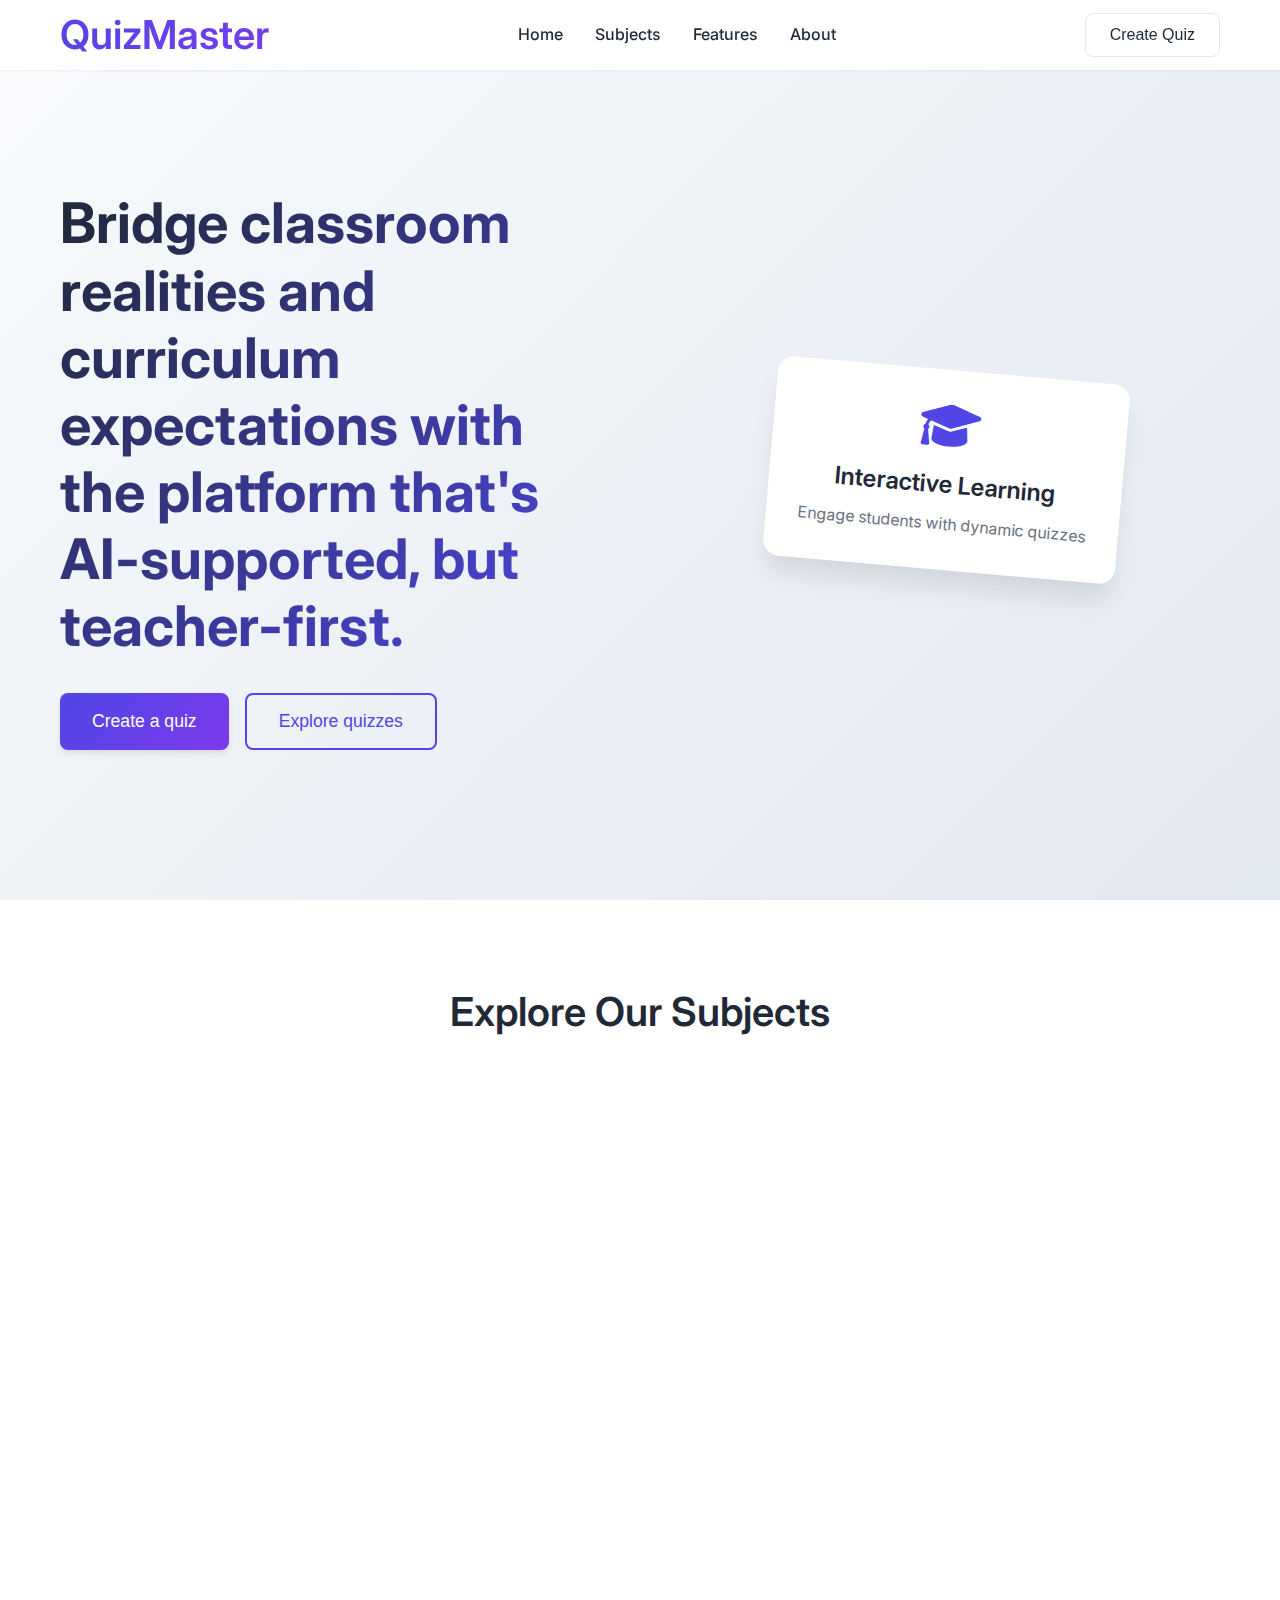
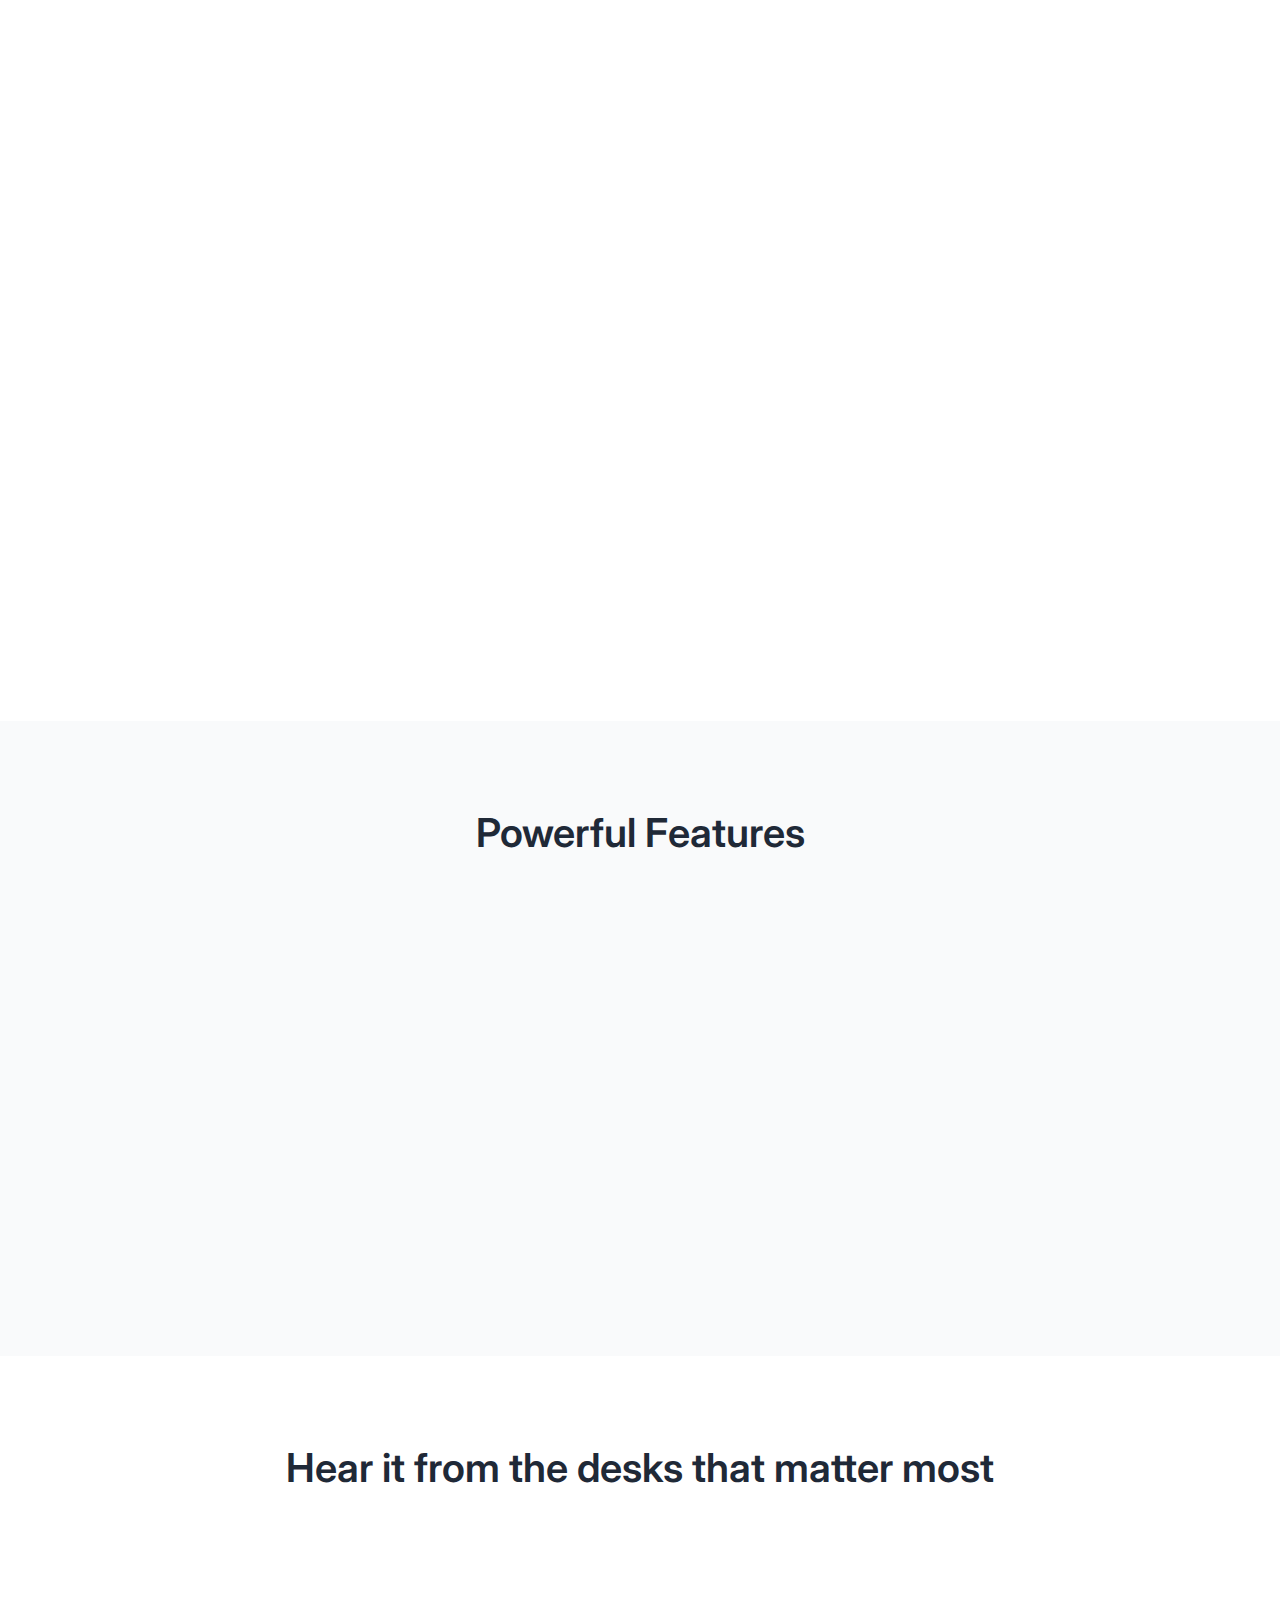
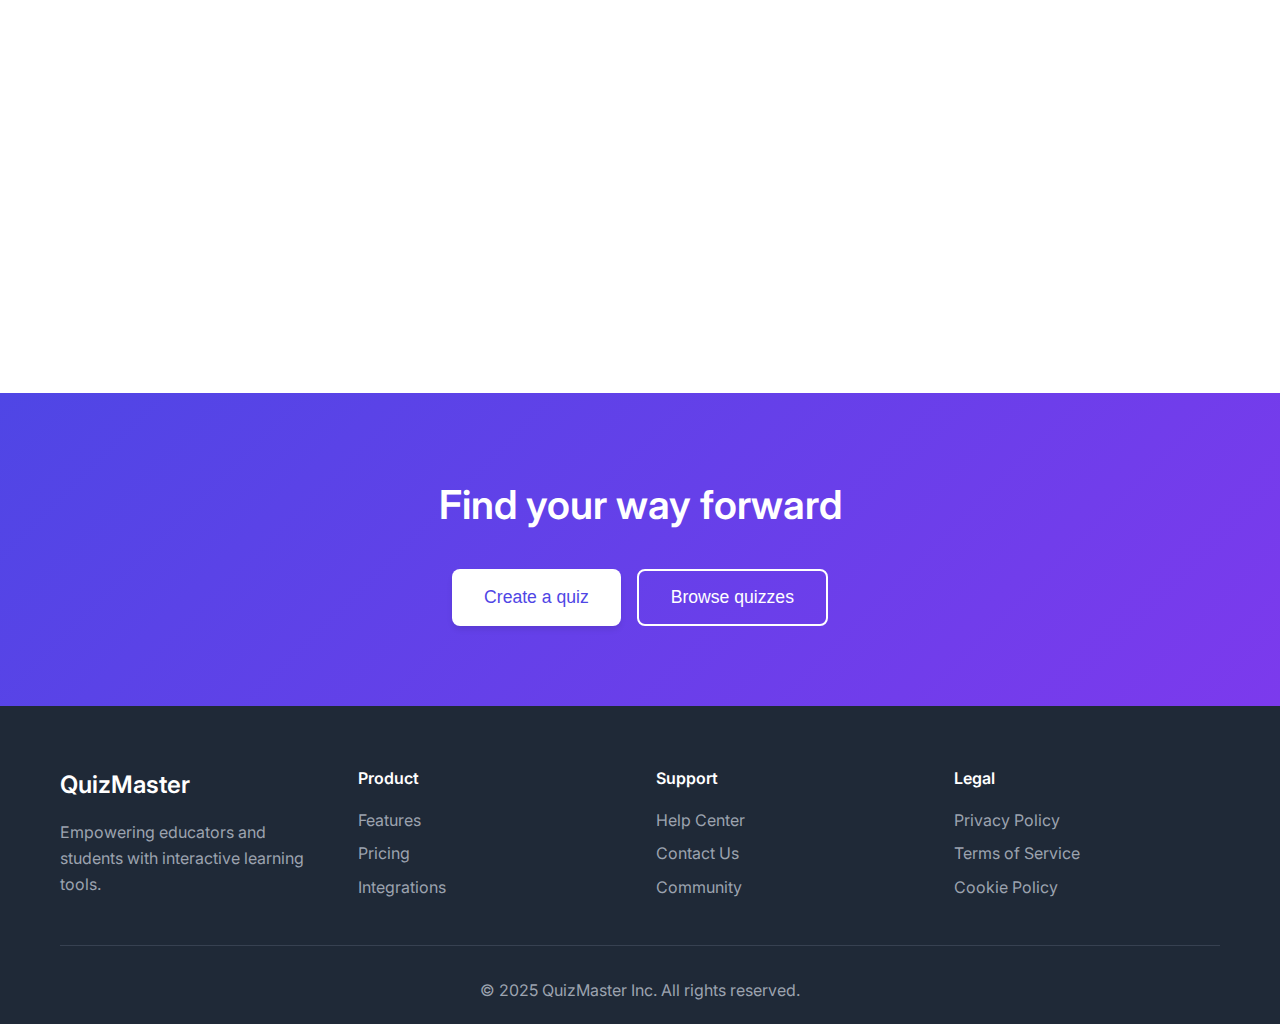
<file: index.html>
<!DOCTYPE html>
<html lang="en">
<head>
    <meta charset="UTF-8">
    <meta name="viewport" content="width=device-width, initial-scale=1.0">
    <title>QuizMaster - Interactive Learning Platform</title>
    <link rel="stylesheet" href="styles.css">
    <link href="https://fonts.googleapis.com/css2?family=Inter:wght@300;400;500;600;700&display=swap" rel="stylesheet">
    <link rel="stylesheet" href="https://cdnjs.cloudflare.com/ajax/libs/font-awesome/6.0.0/css/all.min.css">
</head>
<body>
    <!-- Navigation -->
    <nav class="navbar">
        <div class="nav-container">
            <div class="nav-logo">
                <h2>QuizMaster</h2>
            </div>
            <div class="nav-menu">
                <a href="#home" class="nav-link">Home</a>
                <a href="#subjects" class="nav-link">Subjects</a>
                <a href="#features" class="nav-link">Features</a>
                <a href="#about" class="nav-link">About</a>
            </div>
            <div class="nav-buttons">
                <button class="btn-secondary" onclick="openCreateQuiz()">Create Quiz</button>
            </div>
            <div class="hamburger">
                <span></span>
                <span></span>
                <span></span>
            </div>
        </div>
    </nav>

    <!-- Hero Section -->
    <section id="home" class="hero">
        <div class="hero-container">
            <div class="hero-content">
                <h1>Bridge classroom realities and curriculum expectations with the platform that's AI-supported, but teacher-first.</h1>
                <div class="hero-buttons">
                    <button class="btn-primary large" onclick="openCreateQuiz()">Create a quiz</button>
                    <button class="btn-outline large" onclick="openQuizInterface('math')">Explore quizzes</button>
                </div>
            </div>
            <div class="hero-image">
                <div class="floating-card">
                    <i class="fas fa-graduation-cap"></i>
                    <h3>Interactive Learning</h3>
                    <p>Engage students with dynamic quizzes</p>
                </div>
            </div>
        </div>
    </section>

    <!-- Subjects Section -->
    <section id="subjects" class="subjects">
        <div class="container">
            <h2 class="section-title">Explore Our Subjects</h2>
            <div class="subjects-grid">
                <div class="subject-card" data-subject="math">
                    <div class="subject-icon">
                        <i class="fas fa-calculator"></i>
                    </div>
                    <h3>Math</h3>
                    <p>Build mathematical confidence with every problem solved</p>
                    <ul>
                        <li>Scaffolded presentations and videos</li>
                        <li>Interactive problem-solving tools</li>
                        <li>Flashcards for formulas and math facts</li>
                        <li>Assessments that guide students to mastery</li>
                    </ul>
                    <button class="btn-primary">Start teaching</button>
                </div>

                <div class="subject-card" data-subject="science">
                    <div class="subject-icon">
                        <i class="fas fa-flask"></i>
                    </div>
                    <h3>Science</h3>
                    <p>Spark curiosity and scientific thinking in every lesson</p>
                    <ul>
                        <li>Real-world scientific scenarios</li>
                        <li>Hands-on exploration activities</li>
                        <li>Scientific vocabulary flashcards</li>
                        <li>Visual assessments and lab procedures</li>
                    </ul>
                    <button class="btn-primary">Start teaching</button>
                </div>

                <div class="subject-card" data-subject="english">
                    <div class="subject-icon">
                        <i class="fas fa-book"></i>
                    </div>
                    <h3>English Language Arts</h3>
                    <p>Build confident readers and writers with every ELA resource</p>
                    <ul>
                        <li>Reading passages across genres</li>
                        <li>Interactive writing instruction</li>
                        <li>Vocabulary building flashcards</li>
                        <li>Comprehension and grammar assessments</li>
                    </ul>
                    <button class="btn-primary">Start teaching</button>
                </div>

                <div class="subject-card" data-subject="social-studies">
                    <div class="subject-icon">
                        <i class="fas fa-globe"></i>
                    </div>
                    <h3>Social Studies</h3>
                    <p>Bring history and civic learning to life in every classroom</p>
                    <ul>
                        <li>Standards-aligned presentations</li>
                        <li>Primary source analysis</li>
                        <li>Historical timeline activities</li>
                        <li>Map labeling and sequencing</li>
                    </ul>
                    <button class="btn-primary">Start teaching</button>
                </div>

                <div class="subject-card" data-subject="elementary">
                    <div class="subject-icon">
                        <i class="fas fa-child"></i>
                    </div>
                    <h3>Elementary</h3>
                    <p>Make learning interactive for young students</p>
                    <ul>
                        <li>Age-appropriate videos and presentations</li>
                        <li>Image and audio support</li>
                        <li>Game-based learning elements</li>
                        <li>Whole-class instruction tools</li>
                    </ul>
                    <button class="btn-primary">Start teaching</button>
                </div>

                <div class="subject-card" data-subject="test-prep">
                    <div class="subject-icon">
                        <i class="fas fa-clipboard-check"></i>
                    </div>
                    <h3>Test Prep</h3>
                    <p>Transform test preparation into confident learning</p>
                    <ul>
                        <li>Practice assessments mirroring test formats</li>
                        <li>Targeted skill presentations</li>
                        <li>Test-taking strategy videos</li>
                        <li>Performance insights and analytics</li>
                    </ul>
                    <button class="btn-primary">Start teaching</button>
                </div>
            </div>
        </div>
    </section>

    <!-- Features Section -->
    <section id="features" class="features">
        <div class="container">
            <h2 class="section-title">Powerful Features</h2>
            <div class="features-grid">
                <div class="feature-card">
                    <div class="feature-icon">
                        <i class="fas fa-magic"></i>
                    </div>
                    <h3>AI-Powered Generation</h3>
                    <p>Use AI to differentiate any material so that it's just-right for each student</p>
                </div>

                <div class="feature-card">
                    <div class="feature-icon">
                        <i class="fas fa-chart-line"></i>
                    </div>
                    <h3>Real-time Analytics</h3>
                    <p>Get clear data that celebrates progress and identifies areas for improvement</p>
                </div>

                <div class="feature-card">
                    <div class="feature-icon">
                        <i class="fas fa-users"></i>
                    </div>
                    <h3>Collaborative Learning</h3>
                    <p>Motivate every student with varied experiences across dozens of formats</p>
                </div>

                <div class="feature-card">
                    <div class="feature-icon">
                        <i class="fas fa-universal-access"></i>
                    </div>
                    <h3>Accessibility First</h3>
                    <p>Assign 25+ modifications and accommodations unique to each student</p>
                </div>
            </div>
        </div>
    </section>

    <!-- Testimonials -->
    <section class="testimonials">
        <div class="container">
            <h2 class="section-title">Hear it from the desks that matter most</h2>
            <div class="testimonials-grid">
                <div class="testimonial-card">
                    <div class="testimonial-content">
                        <p>"Our Science Curriculum is awesome, but the tests are painful and not engaging for students, so I use QuizMaster to build new assessments. I'm thankful the tools encourage actual knowledge acquisition rather than punitive grades."</p>
                    </div>
                    <div class="testimonial-author">
                        <div class="author-avatar">
                            <i class="fas fa-user"></i>
                        </div>
                        <div class="author-info">
                            <h4>Janelle Snyder</h4>
                            <p>Middle School Teacher (Idaho)</p>
                        </div>
                    </div>
                </div>

                <div class="testimonial-card">
                    <div class="testimonial-content">
                        <p>"QuizMaster gives my students the opportunity to interact with the content and not just 'watch me teach'. I have actually taught an entire geometry class exclusively using QuizMaster."</p>
                    </div>
                    <div class="testimonial-author">
                        <div class="author-avatar">
                            <i class="fas fa-user"></i>
                        </div>
                        <div class="author-info">
                            <h4>Marcus Sanders</h4>
                            <p>High School Math Teacher (Virginia)</p>
                        </div>
                    </div>
                </div>

                <div class="testimonial-card">
                    <div class="testimonial-content">
                        <p>"QuizMaster allows me to see which students are really struggling with a concept, and I can provide extra intervention immediately. My school has improved pass rates by over 20%!"</p>
                    </div>
                    <div class="testimonial-author">
                        <div class="author-avatar">
                            <i class="fas fa-user"></i>
                        </div>
                        <div class="author-info">
                            <h4>Shaunna Young</h4>
                            <p>Middle School Science Teacher (Virginia)</p>
                        </div>
                    </div>
                </div>
            </div>
        </div>
    </section>

    <!-- CTA Section -->
    <section class="cta">
        <div class="container">
            <div class="cta-content">
                <h2>Find your way forward</h2>
                <div class="cta-buttons">
                    <button class="btn-primary large" onclick="openCreateQuiz()">Create a quiz</button>
                    <button class="btn-outline large" onclick="openQuizInterface('science')">Browse quizzes</button>
                </div>
            </div>
        </div>
    </section>

    <!-- Footer -->
    <footer class="footer">
        <div class="container">
            <div class="footer-content">
                <div class="footer-section">
                    <h3>QuizMaster</h3>
                    <p>Empowering educators and students with interactive learning tools.</p>
                </div>
                <div class="footer-section">
                    <h4>Product</h4>
                    <ul>
                        <li><a href="#">Features</a></li>
                        <li><a href="#">Pricing</a></li>
                        <li><a href="#">Integrations</a></li>
                    </ul>
                </div>
                <div class="footer-section">
                    <h4>Support</h4>
                    <ul>
                        <li><a href="#">Help Center</a></li>
                        <li><a href="#">Contact Us</a></li>
                        <li><a href="#">Community</a></li>
                    </ul>
                </div>
                <div class="footer-section">
                    <h4>Legal</h4>
                    <ul>
                        <li><a href="#">Privacy Policy</a></li>
                        <li><a href="#">Terms of Service</a></li>
                        <li><a href="#">Cookie Policy</a></li>
                    </ul>
                </div>
            </div>
            <div class="footer-bottom">
                <p>&copy; 2025 QuizMaster Inc. All rights reserved.</p>
            </div>
        </div>
    </footer>

    <script src="script.js"></script>
</body>
</html>
</file>
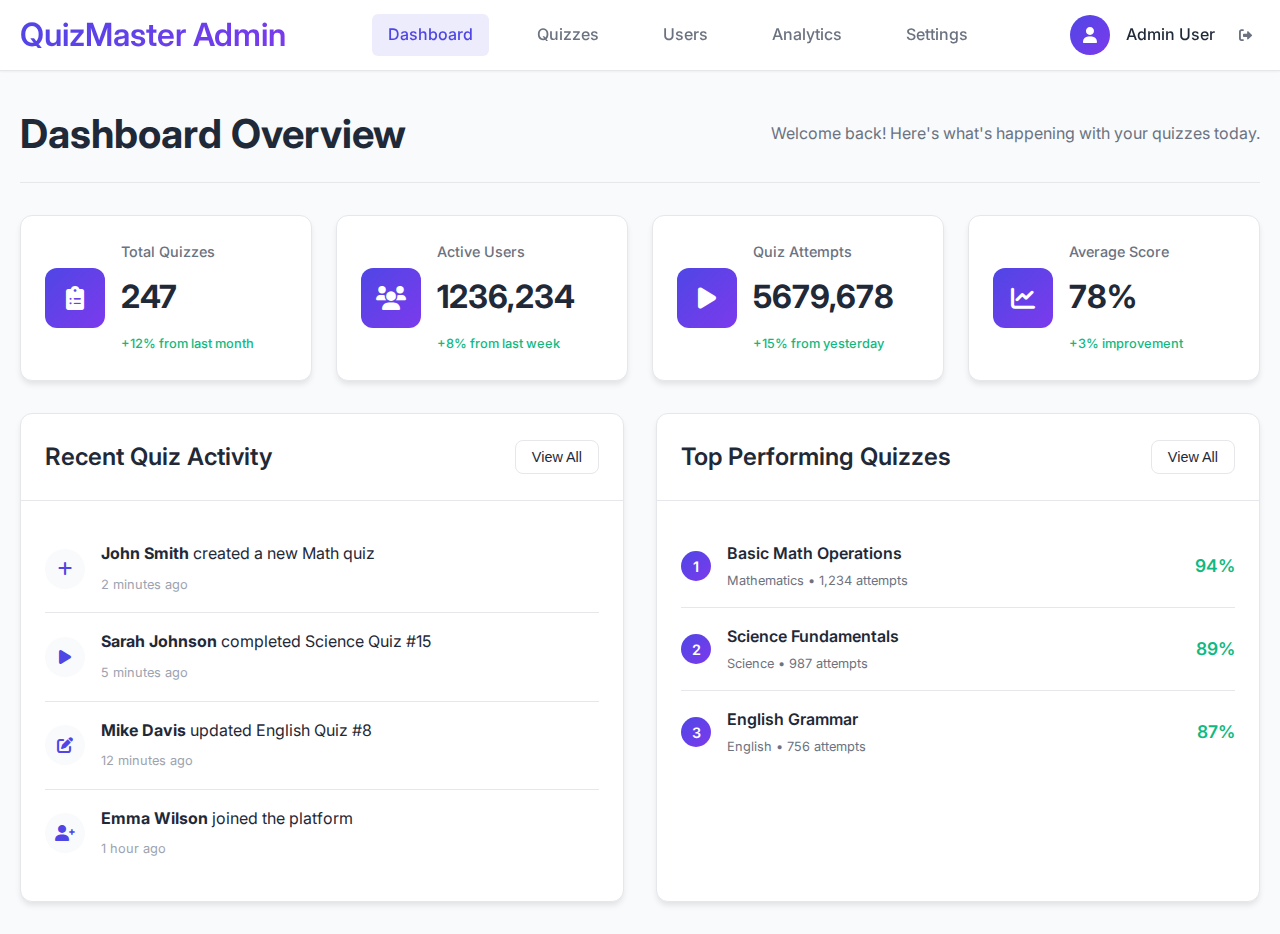
<file: admin.html>
<!DOCTYPE html>
<html lang="en">
<head>
    <meta charset="UTF-8">
    <meta name="viewport" content="width=device-width, initial-scale=1.0">
    <title>QuizMaster Admin Dashboard</title>
    <link rel="stylesheet" href="admin-styles.css">
    <link href="https://fonts.googleapis.com/css2?family=Inter:wght@300;400;500;600;700&display=swap" rel="stylesheet">
    <link rel="stylesheet" href="https://cdnjs.cloudflare.com/ajax/libs/font-awesome/6.0.0/css/all.min.css">
</head>
<body>
    <!-- Admin Navigation -->
    <nav class="admin-navbar">
        <div class="nav-container">
            <div class="nav-logo">
                <h2>QuizMaster Admin</h2>
            </div>
            <div class="nav-menu">
                <a href="#dashboard" class="nav-link active">Dashboard</a>
                <a href="#quizzes" class="nav-link">Quizzes</a>
                <a href="#users" class="nav-link">Users</a>
                <a href="#analytics" class="nav-link">Analytics</a>
                <a href="#settings" class="nav-link">Settings</a>
            </div>
            <div class="nav-user">
                <div class="user-avatar">
                    <i class="fas fa-user"></i>
                </div>
                <span class="user-name">Admin User</span>
                <button class="logout-btn">
                    <i class="fas fa-sign-out-alt"></i>
                </button>
            </div>
        </div>
    </nav>

    <!-- Main Content -->
    <main class="admin-main">
        <!-- Dashboard Section -->
        <section id="dashboard" class="dashboard-section active">
            <div class="container">
                <div class="page-header">
                    <h1>Dashboard Overview</h1>
                    <p>Welcome back! Here's what's happening with your quizzes today.</p>
                </div>

                <!-- Stats Cards -->
                <div class="stats-grid">
                    <div class="stat-card">
                        <div class="stat-icon">
                            <i class="fas fa-clipboard-list"></i>
                        </div>
                        <div class="stat-content">
                            <h3>Total Quizzes</h3>
                            <p class="stat-number">247</p>
                            <span class="stat-change positive">+12% from last month</span>
                        </div>
                    </div>

                    <div class="stat-card">
                        <div class="stat-icon">
                            <i class="fas fa-users"></i>
                        </div>
                        <div class="stat-content">
                            <h3>Active Users</h3>
                            <p class="stat-number">1,234</p>
                            <span class="stat-change positive">+8% from last week</span>
                        </div>
                    </div>

                    <div class="stat-card">
                        <div class="stat-icon">
                            <i class="fas fa-play"></i>
                        </div>
                        <div class="stat-content">
                            <h3>Quiz Attempts</h3>
                            <p class="stat-number">5,678</p>
                            <span class="stat-change positive">+15% from yesterday</span>
                        </div>
                    </div>

                    <div class="stat-card">
                        <div class="stat-icon">
                            <i class="fas fa-chart-line"></i>
                        </div>
                        <div class="stat-content">
                            <h3>Average Score</h3>
                            <p class="stat-number">78%</p>
                            <span class="stat-change positive">+3% improvement</span>
                        </div>
                    </div>
                </div>

                <!-- Recent Activity -->
                <div class="dashboard-grid">
                    <div class="dashboard-card">
                        <div class="card-header">
                            <h3>Recent Quiz Activity</h3>
                            <button class="btn-secondary small">View All</button>
                        </div>
                        <div class="activity-list">
                            <div class="activity-item">
                                <div class="activity-icon">
                                    <i class="fas fa-plus"></i>
                                </div>
                                <div class="activity-content">
                                    <p><strong>John Smith</strong> created a new Math quiz</p>
                                    <span class="activity-time">2 minutes ago</span>
                                </div>
                            </div>
                            <div class="activity-item">
                                <div class="activity-icon">
                                    <i class="fas fa-play"></i>
                                </div>
                                <div class="activity-content">
                                    <p><strong>Sarah Johnson</strong> completed Science Quiz #15</p>
                                    <span class="activity-time">5 minutes ago</span>
                                </div>
                            </div>
                            <div class="activity-item">
                                <div class="activity-icon">
                                    <i class="fas fa-edit"></i>
                                </div>
                                <div class="activity-content">
                                    <p><strong>Mike Davis</strong> updated English Quiz #8</p>
                                    <span class="activity-time">12 minutes ago</span>
                                </div>
                            </div>
                            <div class="activity-item">
                                <div class="activity-icon">
                                    <i class="fas fa-user-plus"></i>
                                </div>
                                <div class="activity-content">
                                    <p><strong>Emma Wilson</strong> joined the platform</p>
                                    <span class="activity-time">1 hour ago</span>
                                </div>
                            </div>
                        </div>
                    </div>

                    <div class="dashboard-card">
                        <div class="card-header">
                            <h3>Top Performing Quizzes</h3>
                            <button class="btn-secondary small">View All</button>
                        </div>
                        <div class="quiz-ranking">
                            <div class="ranking-item">
                                <div class="rank-number">1</div>
                                <div class="rank-content">
                                    <h4>Basic Math Operations</h4>
                                    <p>Mathematics • 1,234 attempts</p>
                                </div>
                                <div class="rank-score">94%</div>
                            </div>
                            <div class="ranking-item">
                                <div class="rank-number">2</div>
                                <div class="rank-content">
                                    <h4>Science Fundamentals</h4>
                                    <p>Science • 987 attempts</p>
                                </div>
                                <div class="rank-score">89%</div>
                            </div>
                            <div class="ranking-item">
                                <div class="rank-number">3</div>
                                <div class="rank-content">
                                    <h4>English Grammar</h4>
                                    <p>English • 756 attempts</p>
                                </div>
                                <div class="rank-score">87%</div>
                            </div>
                        </div>
                    </div>
                </div>
            </div>
        </section>

        <!-- Quizzes Section -->
        <section id="quizzes" class="quizzes-section">
            <div class="container">
                <div class="page-header">
                    <h1>Quiz Management</h1>
                    <div class="header-actions">
                        <button class="btn-primary" onclick="createNewQuiz()">
                            <i class="fas fa-plus"></i>
                            Create New Quiz
                        </button>
                    </div>
                </div>

                <!-- Quiz Filters -->
                <div class="filters-bar">
                    <div class="filter-group">
                        <label>Subject:</label>
                        <select id="subject-filter">
                            <option value="">All Subjects</option>
                            <option value="math">Mathematics</option>
                            <option value="science">Science</option>
                            <option value="english">English</option>
                            <option value="social-studies">Social Studies</option>
                        </select>
                    </div>
                    <div class="filter-group">
                        <label>Difficulty:</label>
                        <select id="difficulty-filter">
                            <option value="">All Levels</option>
                            <option value="easy">Easy</option>
                            <option value="medium">Medium</option>
                            <option value="hard">Hard</option>
                        </select>
                    </div>
                    <div class="filter-group">
                        <label>Status:</label>
                        <select id="status-filter">
                            <option value="">All Status</option>
                            <option value="active">Active</option>
                            <option value="draft">Draft</option>
                            <option value="archived">Archived</option>
                        </select>
                    </div>
                    <div class="search-group">
                        <input type="text" placeholder="Search quizzes..." id="quiz-search">
                        <button class="btn-secondary">
                            <i class="fas fa-search"></i>
                        </button>
                    </div>
                </div>

                <!-- Quizzes Table -->
                <div class="quizzes-table-container">
                    <table class="quizzes-table">
                        <thead>
                            <tr>
                                <th>Quiz Title</th>
                                <th>Subject</th>
                                <th>Difficulty</th>
                                <th>Questions</th>
                                <th>Attempts</th>
                                <th>Avg Score</th>
                                <th>Status</th>
                                <th>Actions</th>
                            </tr>
                        </thead>
                        <tbody id="quizzes-table-body">
                            <tr>
                                <td>
                                    <div class="quiz-title">
                                        <h4>Basic Math Operations</h4>
                                        <p>Test your knowledge of addition, subtraction, multiplication, and division.</p>
                                    </div>
                                </td>
                                <td><span class="subject-badge math">Mathematics</span></td>
                                <td><span class="difficulty-badge easy">Easy</span></td>
                                <td>10</td>
                                <td>1,234</td>
                                <td>94%</td>
                                <td><span class="status-badge active">Active</span></td>
                                <td>
                                    <div class="action-buttons">
                                        <button class="btn-icon" title="Edit">
                                            <i class="fas fa-edit"></i>
                                        </button>
                                        <button class="btn-icon" title="View">
                                            <i class="fas fa-eye"></i>
                                        </button>
                                        <button class="btn-icon" title="Duplicate">
                                            <i class="fas fa-copy"></i>
                                        </button>
                                        <button class="btn-icon danger" title="Delete">
                                            <i class="fas fa-trash"></i>
                                        </button>
                                    </div>
                                </td>
                            </tr>
                            <tr>
                                <td>
                                    <div class="quiz-title">
                                        <h4>Science Fundamentals</h4>
                                        <p>Explore basic concepts in physics, chemistry, and biology.</p>
                                    </div>
                                </td>
                                <td><span class="subject-badge science">Science</span></td>
                                <td><span class="difficulty-badge medium">Medium</span></td>
                                <td>15</td>
                                <td>987</td>
                                <td>89%</td>
                                <td><span class="status-badge active">Active</span></td>
                                <td>
                                    <div class="action-buttons">
                                        <button class="btn-icon" title="Edit">
                                            <i class="fas fa-edit"></i>
                                        </button>
                                        <button class="btn-icon" title="View">
                                            <i class="fas fa-eye"></i>
                                        </button>
                                        <button class="btn-icon" title="Duplicate">
                                            <i class="fas fa-copy"></i>
                                        </button>
                                        <button class="btn-icon danger" title="Delete">
                                            <i class="fas fa-trash"></i>
                                        </button>
                                    </div>
                                </td>
                            </tr>
                            <tr>
                                <td>
                                    <div class="quiz-title">
                                        <h4>English Grammar</h4>
                                        <p>Test your understanding of grammar rules and sentence structure.</p>
                                    </div>
                                </td>
                                <td><span class="subject-badge english">English</span></td>
                                <td><span class="difficulty-badge hard">Hard</span></td>
                                <td>20</td>
                                <td>756</td>
                                <td>87%</td>
                                <td><span class="status-badge draft">Draft</span></td>
                                <td>
                                    <div class="action-buttons">
                                        <button class="btn-icon" title="Edit">
                                            <i class="fas fa-edit"></i>
                                        </button>
                                        <button class="btn-icon" title="View">
                                            <i class="fas fa-eye"></i>
                                        </button>
                                        <button class="btn-icon" title="Duplicate">
                                            <i class="fas fa-copy"></i>
                                        </button>
                                        <button class="btn-icon danger" title="Delete">
                                            <i class="fas fa-trash"></i>
                                        </button>
                                    </div>
                                </td>
                            </tr>
                        </tbody>
                    </table>
                </div>
            </div>
        </section>

        <!-- Users Section -->
        <section id="users" class="users-section">
            <div class="container">
                <div class="page-header">
                    <h1>User Management</h1>
                    <div class="header-actions">
                        <button class="btn-primary">
                            <i class="fas fa-user-plus"></i>
                            Add User
                        </button>
                    </div>
                </div>

                <!-- Users Table -->
                <div class="users-table-container">
                    <table class="users-table">
                        <thead>
                            <tr>
                                <th>User</th>
                                <th>Email</th>
                                <th>Role</th>
                                <th>Quizzes Created</th>
                                <th>Last Active</th>
                                <th>Status</th>
                                <th>Actions</th>
                            </tr>
                        </thead>
                        <tbody>
                            <tr>
                                <td>
                                    <div class="user-info">
                                        <div class="user-avatar">
                                            <i class="fas fa-user"></i>
                                        </div>
                                        <div class="user-details">
                                            <h4>John Smith</h4>
                                            <p>Teacher</p>
                                        </div>
                                    </div>
                                </td>
                                <td>john.smith@school.edu</td>
                                <td><span class="role-badge teacher">Teacher</span></td>
                                <td>15</td>
                                <td>2 hours ago</td>
                                <td><span class="status-badge active">Active</span></td>
                                <td>
                                    <div class="action-buttons">
                                        <button class="btn-icon" title="Edit">
                                            <i class="fas fa-edit"></i>
                                        </button>
                                        <button class="btn-icon" title="View Profile">
                                            <i class="fas fa-eye"></i>
                                        </button>
                                        <button class="btn-icon danger" title="Deactivate">
                                            <i class="fas fa-ban"></i>
                                        </button>
                                    </div>
                                </td>
                            </tr>
                            <tr>
                                <td>
                                    <div class="user-info">
                                        <div class="user-avatar">
                                            <i class="fas fa-user"></i>
                                        </div>
                                        <div class="user-details">
                                            <h4>Sarah Johnson</h4>
                                            <p>Student</p>
                                        </div>
                                    </div>
                                </td>
                                <td>sarah.johnson@student.edu</td>
                                <td><span class="role-badge student">Student</span></td>
                                <td>0</td>
                                <td>1 day ago</td>
                                <td><span class="status-badge active">Active</span></td>
                                <td>
                                    <div class="action-buttons">
                                        <button class="btn-icon" title="Edit">
                                            <i class="fas fa-edit"></i>
                                        </button>
                                        <button class="btn-icon" title="View Profile">
                                            <i class="fas fa-eye"></i>
                                        </button>
                                        <button class="btn-icon danger" title="Deactivate">
                                            <i class="fas fa-ban"></i>
                                        </button>
                                    </div>
                                </td>
                            </tr>
                        </tbody>
                    </table>
                </div>
            </div>
        </section>

        <!-- Analytics Section -->
        <section id="analytics" class="analytics-section">
            <div class="container">
                <div class="page-header">
                    <h1>Analytics & Reports</h1>
                    <div class="header-actions">
                        <button class="btn-secondary">
                            <i class="fas fa-download"></i>
                            Export Report
                        </button>
                    </div>
                </div>

                <!-- Analytics Cards -->
                <div class="analytics-grid">
                    <div class="analytics-card">
                        <h3>Quiz Performance</h3>
                        <div class="chart-placeholder">
                            <i class="fas fa-chart-bar"></i>
                            <p>Performance chart would be displayed here</p>
                        </div>
                    </div>
                    <div class="analytics-card">
                        <h3>User Engagement</h3>
                        <div class="chart-placeholder">
                            <i class="fas fa-chart-line"></i>
                            <p>Engagement metrics would be displayed here</p>
                        </div>
                    </div>
                    <div class="analytics-card">
                        <h3>Subject Distribution</h3>
                        <div class="chart-placeholder">
                            <i class="fas fa-chart-pie"></i>
                            <p>Subject distribution chart would be displayed here</p>
                        </div>
                    </div>
                </div>
            </div>
        </section>

        <!-- Settings Section -->
        <section id="settings" class="settings-section">
            <div class="container">
                <div class="page-header">
                    <h1>Settings</h1>
                </div>

                <div class="settings-grid">
                    <div class="settings-card">
                        <h3>General Settings</h3>
                        <form class="settings-form">
                            <div class="form-group">
                                <label for="site-name">Site Name</label>
                                <input type="text" id="site-name" value="QuizMaster" required>
                            </div>
                            <div class="form-group">
                                <label for="site-description">Site Description</label>
                                <textarea id="site-description" rows="3">Interactive learning platform for educators and students.</textarea>
                            </div>
                            <div class="form-group">
                                <label for="timezone">Timezone</label>
                                <select id="timezone">
                                    <option value="UTC">UTC</option>
                                    <option value="EST">Eastern Time</option>
                                    <option value="PST">Pacific Time</option>
                                </select>
                            </div>
                            <button type="submit" class="btn-primary">Save Changes</button>
                        </form>
                    </div>

                    <div class="settings-card">
                        <h3>Security Settings</h3>
                        <form class="settings-form">
                            <div class="form-group">
                                <label for="password-min-length">Minimum Password Length</label>
                                <input type="number" id="password-min-length" value="8" min="6" max="20">
                            </div>
                            <div class="form-group">
                                <label>
                                    <input type="checkbox" checked>
                                    Require two-factor authentication
                                </label>
                            </div>
                            <div class="form-group">
                                <label>
                                    <input type="checkbox" checked>
                                    Enable session timeout
                                </label>
                            </div>
                            <button type="submit" class="btn-primary">Save Changes</button>
                        </form>
                    </div>
                </div>
            </div>
        </section>
    </main>

    <script src="admin-script.js"></script>
</body>
</html>
</file>
<file: styles.css>
/* Reset and Base Styles */
* {
    margin: 0;
    padding: 0;
    box-sizing: border-box;
}

body {
    font-family: 'Inter', sans-serif;
    line-height: 1.6;
    color: #333;
    background-color: #ffffff;
}

.container {
    max-width: 1200px;
    margin: 0 auto;
    padding: 0 20px;
}

/* Color Variables - Inspired by Wayground */
:root {
    --primary-blue: #4F46E5;
    --primary-purple: #7C3AED;
    --secondary-blue: #3B82F6;
    --accent-green: #10B981;
    --accent-orange: #F59E0B;
    --text-dark: #1F2937;
    --text-gray: #6B7280;
    --text-light: #9CA3AF;
    --bg-light: #F9FAFB;
    --bg-white: #FFFFFF;
    --border-light: #E5E7EB;
    --shadow-sm: 0 1px 2px 0 rgba(0, 0, 0, 0.05);
    --shadow-md: 0 4px 6px -1px rgba(0, 0, 0, 0.1);
    --shadow-lg: 0 10px 15px -3px rgba(0, 0, 0, 0.1);
    --shadow-xl: 0 20px 25px -5px rgba(0, 0, 0, 0.1);
}

/* Typography */
h1, h2, h3, h4, h5, h6 {
    font-weight: 600;
    color: var(--text-dark);
    margin-bottom: 1rem;
}

h1 {
    font-size: 3.5rem;
    font-weight: 700;
    line-height: 1.2;
}

h2 {
    font-size: 2.5rem;
    font-weight: 600;
}

h3 {
    font-size: 1.5rem;
    font-weight: 600;
}

p {
    color: var(--text-gray);
    margin-bottom: 1rem;
}

/* Buttons */
.btn-primary, .btn-secondary, .btn-outline {
    padding: 12px 24px;
    border-radius: 8px;
    font-weight: 500;
    text-decoration: none;
    display: inline-block;
    transition: all 0.3s ease;
    border: none;
    cursor: pointer;
    font-size: 1rem;
}

.btn-primary {
    background: linear-gradient(135deg, var(--primary-blue), var(--primary-purple));
    color: white;
    box-shadow: var(--shadow-md);
}

.btn-primary:hover {
    transform: translateY(-2px);
    box-shadow: var(--shadow-lg);
}

.btn-secondary {
    background: var(--bg-white);
    color: var(--text-dark);
    border: 1px solid var(--border-light);
}

.btn-secondary:hover {
    background: var(--bg-light);
}

.btn-outline {
    background: transparent;
    color: var(--primary-blue);
    border: 2px solid var(--primary-blue);
}

.btn-outline:hover {
    background: var(--primary-blue);
    color: white;
}

.btn-primary.large, .btn-outline.large {
    padding: 16px 32px;
    font-size: 1.1rem;
}

/* Navigation */
.navbar {
    background: var(--bg-white);
    box-shadow: var(--shadow-sm);
    position: fixed;
    top: 0;
    width: 100%;
    z-index: 1000;
}

.nav-container {
    max-width: 1200px;
    margin: 0 auto;
    padding: 0 20px;
    display: flex;
    justify-content: space-between;
    align-items: center;
    height: 70px;
}

.nav-logo h2 {
    background: linear-gradient(135deg, var(--primary-blue), var(--primary-purple));
    -webkit-background-clip: text;
    -webkit-text-fill-color: transparent;
    background-clip: text;
    margin: 0;
}

.nav-menu {
    display: flex;
    gap: 2rem;
}

.nav-link {
    text-decoration: none;
    color: var(--text-dark);
    font-weight: 500;
    transition: color 0.3s ease;
}

.nav-link:hover {
    color: var(--primary-blue);
}

.nav-buttons {
    display: flex;
    gap: 1rem;
}

.hamburger {
    display: none;
    flex-direction: column;
    cursor: pointer;
}

.hamburger span {
    width: 25px;
    height: 3px;
    background: var(--text-dark);
    margin: 3px 0;
    transition: 0.3s;
}

/* Hero Section */
.hero {
    padding: 120px 0 80px;
    background: linear-gradient(135deg, #F8FAFC 0%, #E2E8F0 100%);
    min-height: 100vh;
    display: flex;
    align-items: center;
}

.hero-container {
    max-width: 1200px;
    margin: 0 auto;
    padding: 0 20px;
    display: grid;
    grid-template-columns: 1fr 1fr;
    gap: 4rem;
    align-items: center;
}

.hero-content h1 {
    font-size: 3.5rem;
    font-weight: 700;
    line-height: 1.2;
    margin-bottom: 2rem;
    background: linear-gradient(135deg, var(--text-dark), var(--primary-blue));
    -webkit-background-clip: text;
    -webkit-text-fill-color: transparent;
    background-clip: text;
}

.hero-buttons {
    display: flex;
    gap: 1rem;
    flex-wrap: wrap;
}

.hero-image {
    position: relative;
    display: flex;
    justify-content: center;
    align-items: center;
}

.floating-card {
    background: var(--bg-white);
    padding: 2rem;
    border-radius: 16px;
    box-shadow: var(--shadow-xl);
    text-align: center;
    transform: rotate(5deg);
    transition: transform 0.3s ease;
}

.floating-card:hover {
    transform: rotate(0deg) scale(1.05);
}

.floating-card i {
    font-size: 3rem;
    color: var(--primary-blue);
    margin-bottom: 1rem;
}

.floating-card h3 {
    color: var(--text-dark);
    margin-bottom: 0.5rem;
}

.floating-card p {
    color: var(--text-gray);
    margin: 0;
}

/* Sections */
.section-title {
    text-align: center;
    margin-bottom: 3rem;
    font-size: 2.5rem;
    font-weight: 600;
}

/* Subjects Section */
.subjects {
    padding: 80px 0;
    background: var(--bg-white);
}

.subjects-grid {
    display: grid;
    grid-template-columns: repeat(auto-fit, minmax(350px, 1fr));
    gap: 2rem;
}

.subject-card {
    background: var(--bg-white);
    padding: 2rem;
    border-radius: 16px;
    box-shadow: var(--shadow-md);
    transition: all 0.3s ease;
    border: 1px solid var(--border-light);
}

.subject-card:hover {
    transform: translateY(-5px);
    box-shadow: var(--shadow-xl);
}

.subject-icon {
    width: 60px;
    height: 60px;
    border-radius: 12px;
    display: flex;
    align-items: center;
    justify-content: center;
    margin-bottom: 1.5rem;
}

.subject-card[data-subject="math"] .subject-icon {
    background: linear-gradient(135deg, #FEF3C7, #F59E0B);
}

.subject-card[data-subject="science"] .subject-icon {
    background: linear-gradient(135deg, #DBEAFE, #3B82F6);
}

.subject-card[data-subject="english"] .subject-icon {
    background: linear-gradient(135deg, #F3E8FF, #8B5CF6);
}

.subject-card[data-subject="social-studies"] .subject-icon {
    background: linear-gradient(135deg, #D1FAE5, #10B981);
}

.subject-card[data-subject="elementary"] .subject-icon {
    background: linear-gradient(135deg, #FED7D7, #E53E3E);
}

.subject-card[data-subject="test-prep"] .subject-icon {
    background: linear-gradient(135deg, #E0E7FF, #6366F1);
}

.subject-icon i {
    font-size: 1.5rem;
    color: var(--text-dark);
}

.subject-card h3 {
    margin-bottom: 1rem;
    color: var(--text-dark);
}

.subject-card p {
    margin-bottom: 1.5rem;
    color: var(--text-gray);
}

.subject-card ul {
    list-style: none;
    margin-bottom: 2rem;
}

.subject-card li {
    padding: 0.5rem 0;
    color: var(--text-gray);
    position: relative;
    padding-left: 1.5rem;
}

.subject-card li::before {
    content: "✓";
    position: absolute;
    left: 0;
    color: var(--accent-green);
    font-weight: bold;
}

/* Features Section */
.features {
    padding: 80px 0;
    background: var(--bg-light);
}

.features-grid {
    display: grid;
    grid-template-columns: repeat(auto-fit, minmax(250px, 1fr));
    gap: 2rem;
}

.feature-card {
    background: var(--bg-white);
    padding: 2rem;
    border-radius: 16px;
    text-align: center;
    box-shadow: var(--shadow-md);
    transition: all 0.3s ease;
}

.feature-card:hover {
    transform: translateY(-5px);
    box-shadow: var(--shadow-lg);
}

.feature-icon {
    width: 80px;
    height: 80px;
    border-radius: 50%;
    background: linear-gradient(135deg, var(--primary-blue), var(--primary-purple));
    display: flex;
    align-items: center;
    justify-content: center;
    margin: 0 auto 1.5rem;
}

.feature-icon i {
    font-size: 2rem;
    color: white;
}

.feature-card h3 {
    margin-bottom: 1rem;
    color: var(--text-dark);
}

.feature-card p {
    color: var(--text-gray);
    margin: 0;
}

/* Testimonials */
.testimonials {
    padding: 80px 0;
    background: var(--bg-white);
}

.testimonials-grid {
    display: grid;
    grid-template-columns: repeat(auto-fit, minmax(300px, 1fr));
    gap: 2rem;
}

.testimonial-card {
    background: var(--bg-white);
    padding: 2rem;
    border-radius: 16px;
    box-shadow: var(--shadow-md);
    border: 1px solid var(--border-light);
}

.testimonial-content {
    margin-bottom: 1.5rem;
}

.testimonial-content p {
    font-style: italic;
    color: var(--text-gray);
    font-size: 1.1rem;
    line-height: 1.6;
}

.testimonial-author {
    display: flex;
    align-items: center;
    gap: 1rem;
}

.author-avatar {
    width: 50px;
    height: 50px;
    border-radius: 50%;
    background: linear-gradient(135deg, var(--primary-blue), var(--primary-purple));
    display: flex;
    align-items: center;
    justify-content: center;
}

.author-avatar i {
    color: white;
    font-size: 1.2rem;
}

.author-info h4 {
    margin: 0;
    color: var(--text-dark);
    font-size: 1rem;
}

.author-info p {
    margin: 0;
    color: var(--text-gray);
    font-size: 0.9rem;
}

/* CTA Section */
.cta {
    padding: 80px 0;
    background: linear-gradient(135deg, var(--primary-blue), var(--primary-purple));
    color: white;
    text-align: center;
}

.cta-content h2 {
    color: white;
    margin-bottom: 2rem;
    font-size: 2.5rem;
}

.cta-buttons {
    display: flex;
    gap: 1rem;
    justify-content: center;
    flex-wrap: wrap;
}

.cta .btn-primary {
    background: white;
    color: var(--primary-blue);
}

.cta .btn-primary:hover {
    background: var(--bg-light);
}

.cta .btn-outline {
    border-color: white;
    color: white;
}

.cta .btn-outline:hover {
    background: white;
    color: var(--primary-blue);
}

/* Footer */
.footer {
    background: var(--text-dark);
    color: white;
    padding: 60px 0 20px;
}

.footer-content {
    display: grid;
    grid-template-columns: repeat(auto-fit, minmax(250px, 1fr));
    gap: 2rem;
    margin-bottom: 2rem;
}

.footer-section h3, .footer-section h4 {
    color: white;
    margin-bottom: 1rem;
}

.footer-section p {
    color: var(--text-light);
    margin-bottom: 1rem;
}

.footer-section ul {
    list-style: none;
}

.footer-section ul li {
    margin-bottom: 0.5rem;
}

.footer-section ul li a {
    color: var(--text-light);
    text-decoration: none;
    transition: color 0.3s ease;
}

.footer-section ul li a:hover {
    color: white;
}

.footer-bottom {
    border-top: 1px solid #374151;
    padding-top: 2rem;
    text-align: center;
}

.footer-bottom p {
    color: var(--text-light);
    margin: 0;
}

/* Responsive Design */
@media (max-width: 768px) {
    .hamburger {
        display: flex;
    }

    .nav-menu, .nav-buttons {
        display: none;
    }

    .hero-container {
        grid-template-columns: 1fr;
        text-align: center;
        gap: 2rem;
    }

    .hero-content h1 {
        font-size: 2.5rem;
    }

    .hero-buttons {
        justify-content: center;
    }

    .subjects-grid {
        grid-template-columns: 1fr;
    }

    .features-grid {
        grid-template-columns: 1fr;
    }

    .testimonials-grid {
        grid-template-columns: 1fr;
    }

    .cta-buttons {
        flex-direction: column;
        align-items: center;
    }

    .cta .btn-primary, .cta .btn-outline {
        width: 100%;
        max-width: 300px;
    }
}

@media (max-width: 480px) {
    .container {
        padding: 0 15px;
    }

    .hero-content h1 {
        font-size: 2rem;
    }

    .section-title {
        font-size: 2rem;
    }

    .subject-card, .feature-card, .testimonial-card {
        padding: 1.5rem;
    }
}

/* Animations */
@keyframes fadeInUp {
    from {
        opacity: 0;
        transform: translateY(30px);
    }
    to {
        opacity: 1;
        transform: translateY(0);
    }
}

.subject-card, .feature-card, .testimonial-card {
    animation: fadeInUp 0.6s ease-out;
}

/* Smooth scrolling */
html {
    scroll-behavior: smooth;
}

/* Focus states for accessibility */
button:focus, .nav-link:focus {
    outline: 2px solid var(--primary-blue);
    outline-offset: 2px;
}
</file>
<file: admin-styles.css>
/* Admin Dashboard Styles */

/* Reset and Base Styles */
* {
    margin: 0;
    padding: 0;
    box-sizing: border-box;
}

body {
    font-family: 'Inter', sans-serif;
    line-height: 1.6;
    color: #333;
    background-color: #F8FAFC;
}

.container {
    max-width: 1400px;
    margin: 0 auto;
    padding: 0 20px;
}

/* Color Variables - Consistent with main site */
:root {
    --primary-blue: #4F46E5;
    --primary-purple: #7C3AED;
    --secondary-blue: #3B82F6;
    --accent-green: #10B981;
    --accent-orange: #F59E0B;
    --text-dark: #1F2937;
    --text-gray: #6B7280;
    --text-light: #9CA3AF;
    --bg-light: #F9FAFB;
    --bg-white: #FFFFFF;
    --border-light: #E5E7EB;
    --shadow-sm: 0 1px 2px 0 rgba(0, 0, 0, 0.05);
    --shadow-md: 0 4px 6px -1px rgba(0, 0, 0, 0.1);
    --shadow-lg: 0 10px 15px -3px rgba(0, 0, 0, 0.1);
    --shadow-xl: 0 20px 25px -5px rgba(0, 0, 0, 0.1);
}

/* Typography */
h1, h2, h3, h4, h5, h6 {
    font-weight: 600;
    color: var(--text-dark);
    margin-bottom: 1rem;
}

h1 {
    font-size: 2.5rem;
    font-weight: 700;
}

h2 {
    font-size: 2rem;
    font-weight: 600;
}

h3 {
    font-size: 1.5rem;
    font-weight: 600;
}

h4 {
    font-size: 1.25rem;
    font-weight: 600;
}

p {
    color: var(--text-gray);
    margin-bottom: 1rem;
}

/* Buttons */
.btn-primary, .btn-secondary {
    padding: 12px 24px;
    border-radius: 8px;
    font-weight: 500;
    text-decoration: none;
    display: inline-flex;
    align-items: center;
    gap: 0.5rem;
    transition: all 0.3s ease;
    border: none;
    cursor: pointer;
    font-size: 1rem;
}

.btn-primary {
    background: linear-gradient(135deg, var(--primary-blue), var(--primary-purple));
    color: white;
    box-shadow: var(--shadow-md);
}

.btn-primary:hover {
    transform: translateY(-2px);
    box-shadow: var(--shadow-lg);
}

.btn-secondary {
    background: var(--bg-white);
    color: var(--text-dark);
    border: 1px solid var(--border-light);
}

.btn-secondary:hover {
    background: var(--bg-light);
}

.btn-secondary.small {
    padding: 8px 16px;
    font-size: 0.9rem;
}

.btn-icon {
    width: 36px;
    height: 36px;
    border-radius: 6px;
    border: 1px solid var(--border-light);
    background: var(--bg-white);
    color: var(--text-gray);
    cursor: pointer;
    display: flex;
    align-items: center;
    justify-content: center;
    transition: all 0.3s ease;
}

.btn-icon:hover {
    background: var(--bg-light);
    color: var(--text-dark);
}

.btn-icon.danger:hover {
    background: #FEE2E2;
    color: #DC2626;
    border-color: #FECACA;
}

/* Admin Navigation */
.admin-navbar {
    background: var(--bg-white);
    box-shadow: var(--shadow-sm);
    position: fixed;
    top: 0;
    width: 100%;
    z-index: 1000;
    border-bottom: 1px solid var(--border-light);
}

.nav-container {
    max-width: 1400px;
    margin: 0 auto;
    padding: 0 20px;
    display: flex;
    justify-content: space-between;
    align-items: center;
    height: 70px;
}

.nav-logo h2 {
    background: linear-gradient(135deg, var(--primary-blue), var(--primary-purple));
    -webkit-background-clip: text;
    -webkit-text-fill-color: transparent;
    background-clip: text;
    margin: 0;
}

.nav-menu {
    display: flex;
    gap: 2rem;
}

.nav-link {
    text-decoration: none;
    color: var(--text-gray);
    font-weight: 500;
    padding: 0.5rem 1rem;
    border-radius: 6px;
    transition: all 0.3s ease;
}

.nav-link:hover,
.nav-link.active {
    color: var(--primary-blue);
    background: rgba(79, 70, 229, 0.1);
}

.nav-user {
    display: flex;
    align-items: center;
    gap: 1rem;
}

.user-avatar {
    width: 40px;
    height: 40px;
    border-radius: 50%;
    background: linear-gradient(135deg, var(--primary-blue), var(--primary-purple));
    display: flex;
    align-items: center;
    justify-content: center;
    color: white;
}

.user-name {
    font-weight: 500;
    color: var(--text-dark);
}

.logout-btn {
    background: none;
    border: none;
    color: var(--text-gray);
    cursor: pointer;
    padding: 0.5rem;
    border-radius: 6px;
    transition: all 0.3s ease;
}

.logout-btn:hover {
    background: var(--bg-light);
    color: var(--text-dark);
}

/* Main Content */
.admin-main {
    margin-top: 70px;
    min-height: calc(100vh - 70px);
}

/* Section Management */
.dashboard-section,
.quizzes-section,
.users-section,
.analytics-section,
.settings-section {
    display: none;
    padding: 2rem 0;
}

.dashboard-section.active,
.quizzes-section.active,
.users-section.active,
.analytics-section.active,
.settings-section.active {
    display: block;
}

/* Page Header */
.page-header {
    display: flex;
    justify-content: space-between;
    align-items: center;
    margin-bottom: 2rem;
    padding-bottom: 1rem;
    border-bottom: 1px solid var(--border-light);
}

.page-header h1 {
    margin: 0;
    color: var(--text-dark);
}

.page-header p {
    margin: 0;
    color: var(--text-gray);
}

.header-actions {
    display: flex;
    gap: 1rem;
}

/* Stats Grid */
.stats-grid {
    display: grid;
    grid-template-columns: repeat(auto-fit, minmax(250px, 1fr));
    gap: 1.5rem;
    margin-bottom: 2rem;
}

.stat-card {
    background: var(--bg-white);
    padding: 1.5rem;
    border-radius: 12px;
    box-shadow: var(--shadow-md);
    border: 1px solid var(--border-light);
    display: flex;
    align-items: center;
    gap: 1rem;
}

.stat-icon {
    width: 60px;
    height: 60px;
    border-radius: 12px;
    background: linear-gradient(135deg, var(--primary-blue), var(--primary-purple));
    display: flex;
    align-items: center;
    justify-content: center;
    color: white;
    font-size: 1.5rem;
}

.stat-content h3 {
    margin: 0 0 0.5rem 0;
    font-size: 0.9rem;
    color: var(--text-gray);
    font-weight: 500;
}

.stat-number {
    font-size: 2rem;
    font-weight: 700;
    color: var(--text-dark);
    margin: 0 0 0.5rem 0;
}

.stat-change {
    font-size: 0.8rem;
    font-weight: 500;
}

.stat-change.positive {
    color: var(--accent-green);
}

.stat-change.negative {
    color: #EF4444;
}

/* Dashboard Grid */
.dashboard-grid {
    display: grid;
    grid-template-columns: 1fr 1fr;
    gap: 2rem;
}

.dashboard-card {
    background: var(--bg-white);
    border-radius: 12px;
    box-shadow: var(--shadow-md);
    border: 1px solid var(--border-light);
    overflow: hidden;
}

.card-header {
    padding: 1.5rem;
    border-bottom: 1px solid var(--border-light);
    display: flex;
    justify-content: space-between;
    align-items: center;
}

.card-header h3 {
    margin: 0;
    color: var(--text-dark);
}

/* Activity List */
.activity-list {
    padding: 1.5rem;
}

.activity-item {
    display: flex;
    align-items: center;
    gap: 1rem;
    padding: 1rem 0;
    border-bottom: 1px solid var(--border-light);
}

.activity-item:last-child {
    border-bottom: none;
}

.activity-icon {
    width: 40px;
    height: 40px;
    border-radius: 50%;
    background: var(--bg-light);
    display: flex;
    align-items: center;
    justify-content: center;
    color: var(--primary-blue);
}

.activity-content p {
    margin: 0 0 0.25rem 0;
    color: var(--text-dark);
}

.activity-time {
    font-size: 0.8rem;
    color: var(--text-light);
}

/* Quiz Ranking */
.quiz-ranking {
    padding: 1.5rem;
}

.ranking-item {
    display: flex;
    align-items: center;
    gap: 1rem;
    padding: 1rem 0;
    border-bottom: 1px solid var(--border-light);
}

.ranking-item:last-child {
    border-bottom: none;
}

.rank-number {
    width: 30px;
    height: 30px;
    border-radius: 50%;
    background: linear-gradient(135deg, var(--primary-blue), var(--primary-purple));
    color: white;
    display: flex;
    align-items: center;
    justify-content: center;
    font-weight: 600;
    font-size: 0.9rem;
}

.rank-content {
    flex: 1;
}

.rank-content h4 {
    margin: 0 0 0.25rem 0;
    color: var(--text-dark);
    font-size: 1rem;
}

.rank-content p {
    margin: 0;
    color: var(--text-gray);
    font-size: 0.8rem;
}

.rank-score {
    font-weight: 600;
    color: var(--accent-green);
    font-size: 1.1rem;
}

/* Filters Bar */
.filters-bar {
    background: var(--bg-white);
    padding: 1.5rem;
    border-radius: 12px;
    box-shadow: var(--shadow-md);
    border: 1px solid var(--border-light);
    margin-bottom: 2rem;
    display: flex;
    gap: 2rem;
    align-items: center;
    flex-wrap: wrap;
}

.filter-group {
    display: flex;
    flex-direction: column;
    gap: 0.5rem;
}

.filter-group label {
    font-size: 0.9rem;
    font-weight: 500;
    color: var(--text-dark);
}

.filter-group select,
.search-group input {
    padding: 0.75rem;
    border: 1px solid var(--border-light);
    border-radius: 6px;
    font-size: 0.9rem;
    background: var(--bg-white);
}

.search-group {
    display: flex;
    gap: 0.5rem;
    margin-left: auto;
}

.search-group input {
    width: 250px;
}

/* Tables */
.quizzes-table-container,
.users-table-container {
    background: var(--bg-white);
    border-radius: 12px;
    box-shadow: var(--shadow-md);
    border: 1px solid var(--border-light);
    overflow: hidden;
}

.quizzes-table,
.users-table {
    width: 100%;
    border-collapse: collapse;
}

.quizzes-table th,
.users-table th {
    background: var(--bg-light);
    padding: 1rem;
    text-align: left;
    font-weight: 600;
    color: var(--text-dark);
    border-bottom: 1px solid var(--border-light);
}

.quizzes-table td,
.users-table td {
    padding: 1rem;
    border-bottom: 1px solid var(--border-light);
    vertical-align: top;
}

.quizzes-table tr:last-child td,
.users-table tr:last-child td {
    border-bottom: none;
}

.quizzes-table tr:hover,
.users-table tr:hover {
    background: var(--bg-light);
}

/* Quiz Title */
.quiz-title h4 {
    margin: 0 0 0.25rem 0;
    color: var(--text-dark);
    font-size: 1rem;
}

.quiz-title p {
    margin: 0;
    color: var(--text-gray);
    font-size: 0.8rem;
}

/* Badges */
.subject-badge,
.difficulty-badge,
.status-badge,
.role-badge {
    padding: 0.25rem 0.75rem;
    border-radius: 20px;
    font-size: 0.8rem;
    font-weight: 500;
    text-transform: capitalize;
}

.subject-badge.math {
    background: #FEF3C7;
    color: #92400E;
}

.subject-badge.science {
    background: #DBEAFE;
    color: #1E40AF;
}

.subject-badge.english {
    background: #F3E8FF;
    color: #6B21A8;
}

.difficulty-badge.easy {
    background: #D1FAE5;
    color: #065F46;
}

.difficulty-badge.medium {
    background: #FEF3C7;
    color: #92400E;
}

.difficulty-badge.hard {
    background: #FEE2E2;
    color: #991B1B;
}

.status-badge.active {
    background: #D1FAE5;
    color: #065F46;
}

.status-badge.draft {
    background: #FEF3C7;
    color: #92400E;
}

.status-badge.archived {
    background: #F3F4F6;
    color: #6B7280;
}

.role-badge.teacher {
    background: #E0E7FF;
    color: #3730A3;
}

.role-badge.student {
    background: #F0FDF4;
    color: #166534;
}

/* Action Buttons */
.action-buttons {
    display: flex;
    gap: 0.5rem;
}

/* User Info */
.user-info {
    display: flex;
    align-items: center;
    gap: 1rem;
}

.user-details h4 {
    margin: 0 0 0.25rem 0;
    color: var(--text-dark);
    font-size: 1rem;
}

.user-details p {
    margin: 0;
    color: var(--text-gray);
    font-size: 0.8rem;
}

/* Analytics Grid */
.analytics-grid {
    display: grid;
    grid-template-columns: repeat(auto-fit, minmax(400px, 1fr));
    gap: 2rem;
}

.analytics-card {
    background: var(--bg-white);
    border-radius: 12px;
    box-shadow: var(--shadow-md);
    border: 1px solid var(--border-light);
    padding: 2rem;
}

.analytics-card h3 {
    margin: 0 0 1.5rem 0;
    color: var(--text-dark);
}

.chart-placeholder {
    height: 300px;
    background: var(--bg-light);
    border-radius: 8px;
    display: flex;
    flex-direction: column;
    align-items: center;
    justify-content: center;
    color: var(--text-gray);
    border: 2px dashed var(--border-light);
}

.chart-placeholder i {
    font-size: 3rem;
    margin-bottom: 1rem;
    color: var(--text-light);
}

/* Settings Grid */
.settings-grid {
    display: grid;
    grid-template-columns: repeat(auto-fit, minmax(400px, 1fr));
    gap: 2rem;
}

.settings-card {
    background: var(--bg-white);
    border-radius: 12px;
    box-shadow: var(--shadow-md);
    border: 1px solid var(--border-light);
    padding: 2rem;
}

.settings-card h3 {
    margin: 0 0 1.5rem 0;
    color: var(--text-dark);
}

.settings-form {
    display: flex;
    flex-direction: column;
    gap: 1.5rem;
}

.form-group {
    display: flex;
    flex-direction: column;
    gap: 0.5rem;
}

.form-group label {
    font-weight: 500;
    color: var(--text-dark);
}

.form-group input,
.form-group textarea,
.form-group select {
    padding: 0.75rem;
    border: 1px solid var(--border-light);
    border-radius: 6px;
    font-size: 1rem;
    background: var(--bg-white);
    transition: border-color 0.3s ease;
}

.form-group input:focus,
.form-group textarea:focus,
.form-group select:focus {
    outline: none;
    border-color: var(--primary-blue);
    box-shadow: 0 0 0 3px rgba(79, 70, 229, 0.1);
}

.form-group label input[type="checkbox"] {
    margin-right: 0.5rem;
}

/* Responsive Design */
@media (max-width: 1200px) {
    .dashboard-grid {
        grid-template-columns: 1fr;
    }
    
    .analytics-grid {
        grid-template-columns: 1fr;
    }
    
    .settings-grid {
        grid-template-columns: 1fr;
    }
}

@media (max-width: 768px) {
    .nav-menu {
        display: none;
    }
    
    .page-header {
        flex-direction: column;
        align-items: flex-start;
        gap: 1rem;
    }
    
    .header-actions {
        width: 100%;
        justify-content: flex-start;
    }
    
    .filters-bar {
        flex-direction: column;
        align-items: stretch;
    }
    
    .search-group {
        margin-left: 0;
    }
    
    .search-group input {
        width: 100%;
    }
    
    .stats-grid {
        grid-template-columns: 1fr;
    }
    
    .quizzes-table,
    .users-table {
        font-size: 0.9rem;
    }
    
    .quizzes-table th,
    .quizzes-table td,
    .users-table th,
    .users-table td {
        padding: 0.75rem 0.5rem;
    }
}

@media (max-width: 480px) {
    .container {
        padding: 0 15px;
    }
    
    .quizzes-table-container,
    .users-table-container {
        overflow-x: auto;
    }
    
    .quizzes-table,
    .users-table {
        min-width: 600px;
    }
    
    .action-buttons {
        flex-direction: column;
    }
    
    .btn-icon {
        width: 32px;
        height: 32px;
    }
}

/* Animations */
@keyframes fadeIn {
    from {
        opacity: 0;
        transform: translateY(20px);
    }
    to {
        opacity: 1;
        transform: translateY(0);
    }
}

.dashboard-section.active,
.quizzes-section.active,
.users-section.active,
.analytics-section.active,
.settings-section.active {
    animation: fadeIn 0.3s ease;
}

/* Loading States */
.loading {
    opacity: 0.6;
    pointer-events: none;
}

.loading::after {
    content: '';
    position: absolute;
    top: 50%;
    left: 50%;
    width: 20px;
    height: 20px;
    margin: -10px 0 0 -10px;
    border: 2px solid var(--primary-blue);
    border-top: 2px solid transparent;
    border-radius: 50%;
    animation: spin 1s linear infinite;
}

@keyframes spin {
    0% { transform: rotate(0deg); }
    100% { transform: rotate(360deg); }
}
</file>
